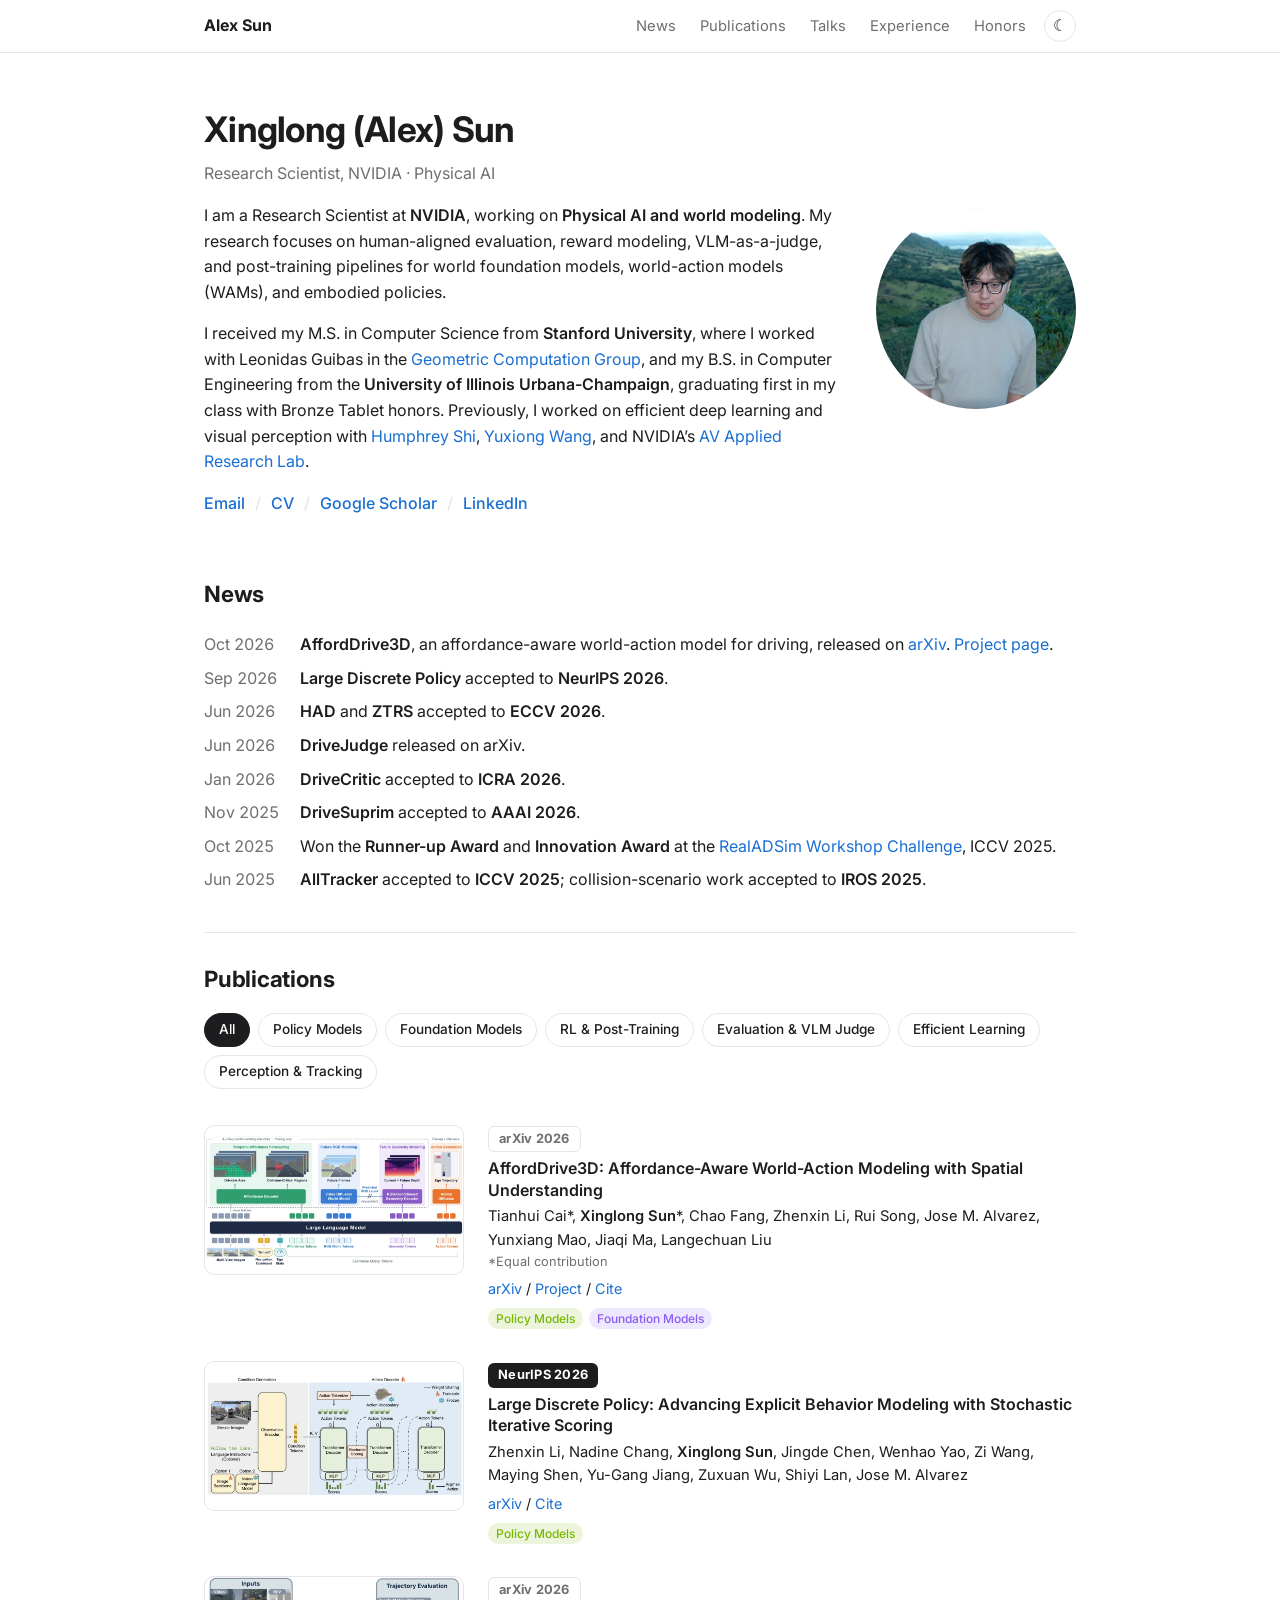
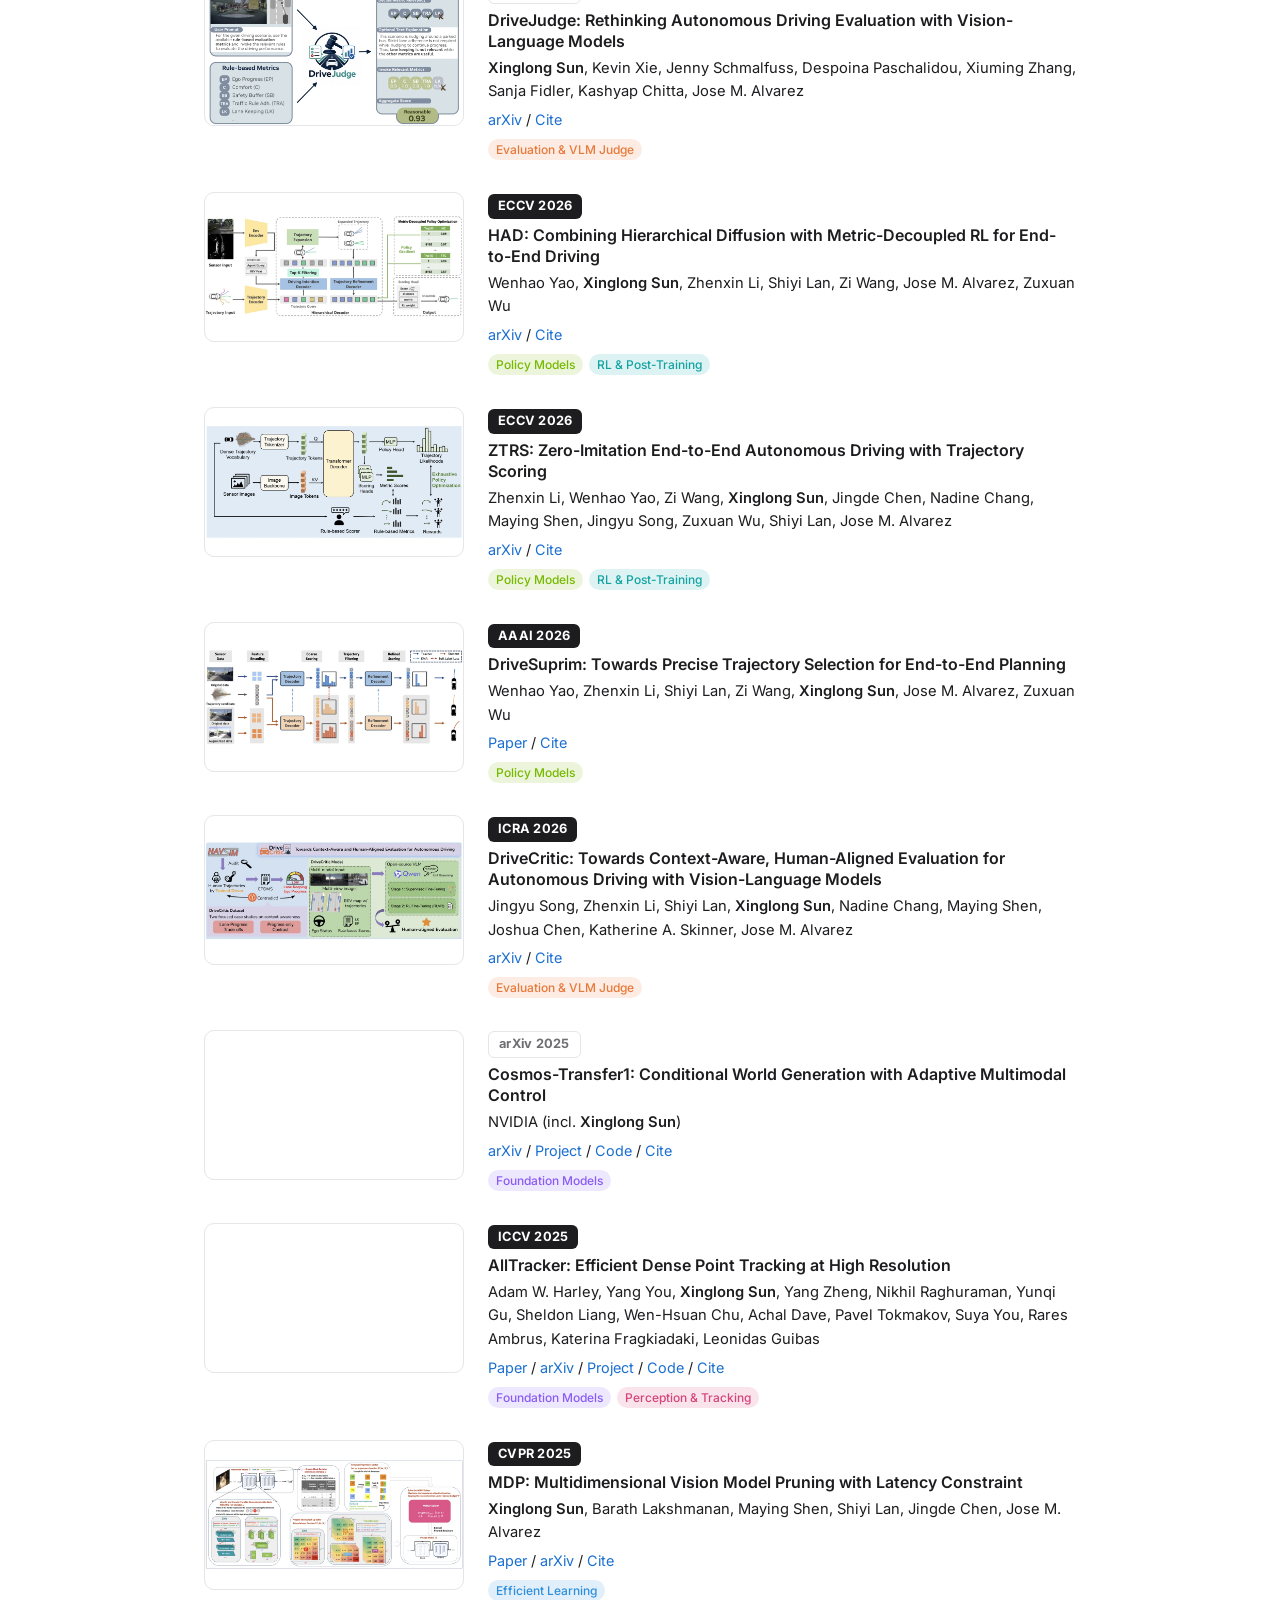
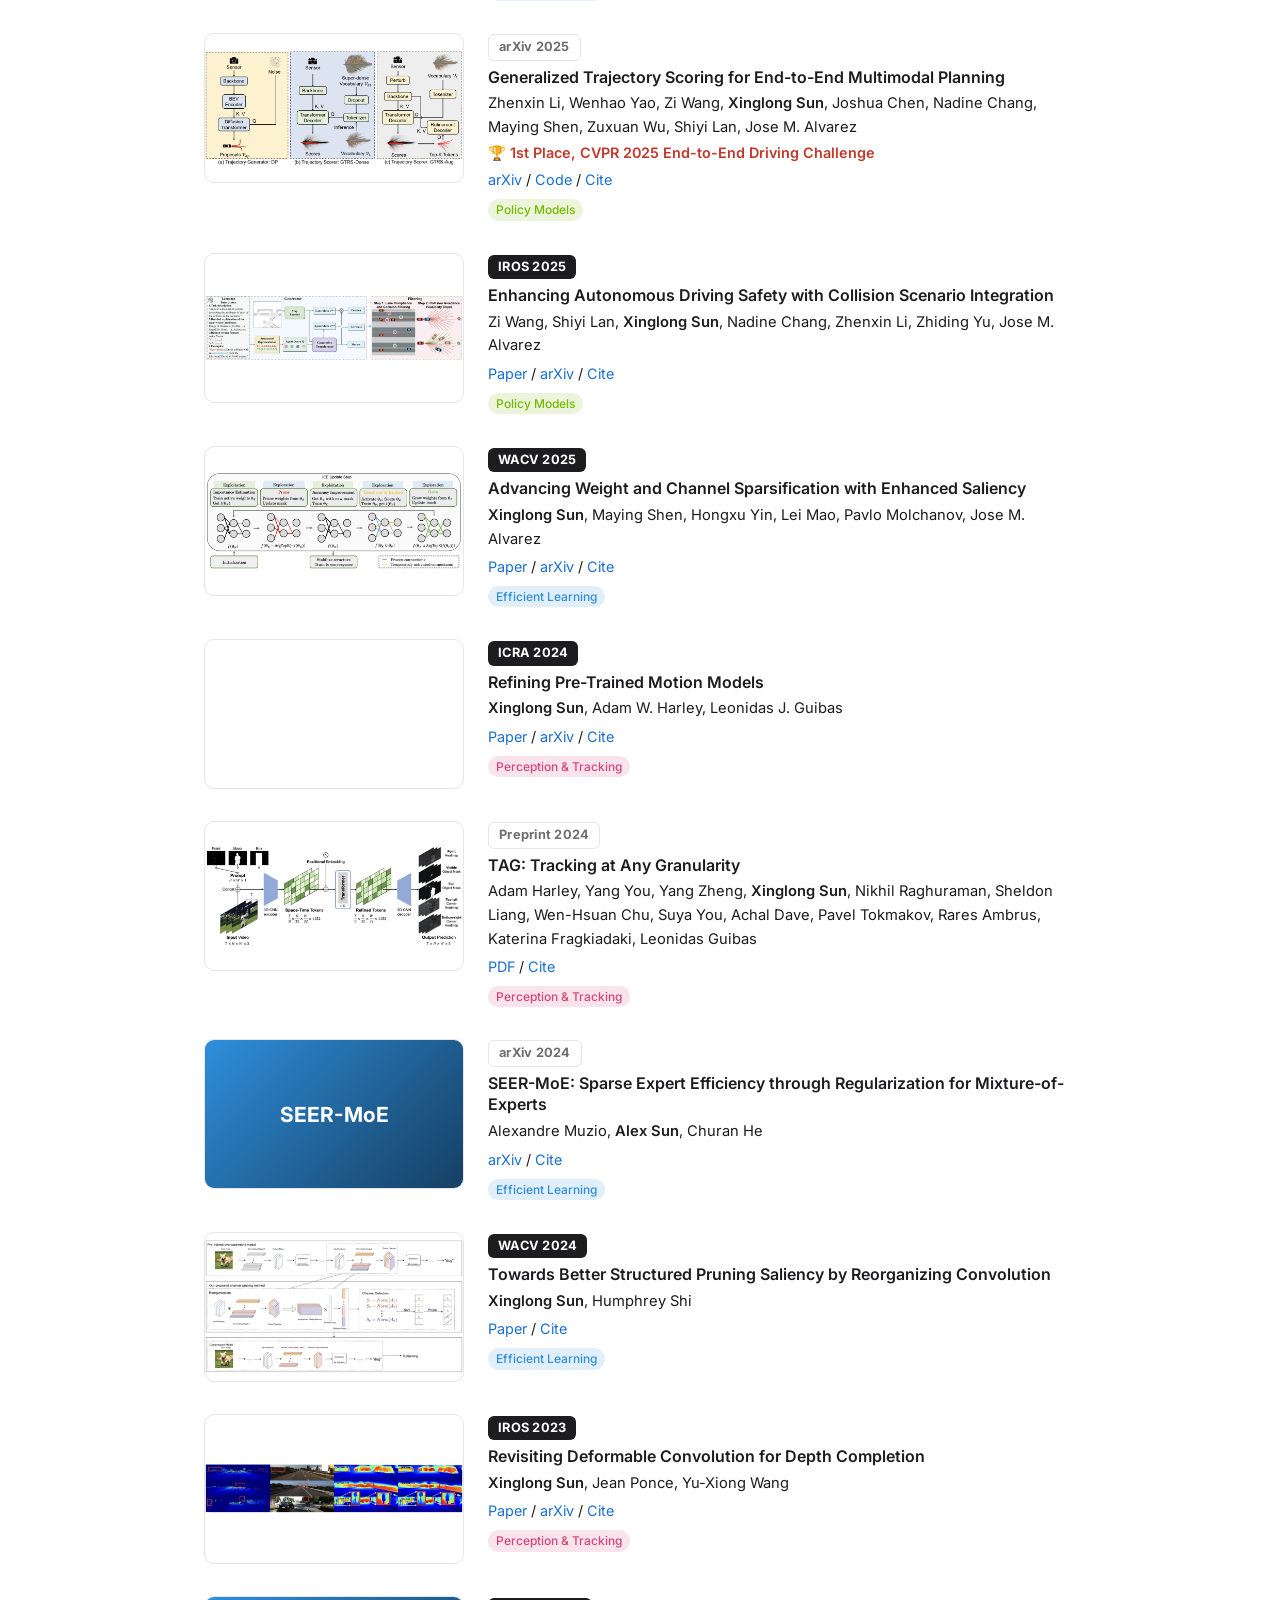
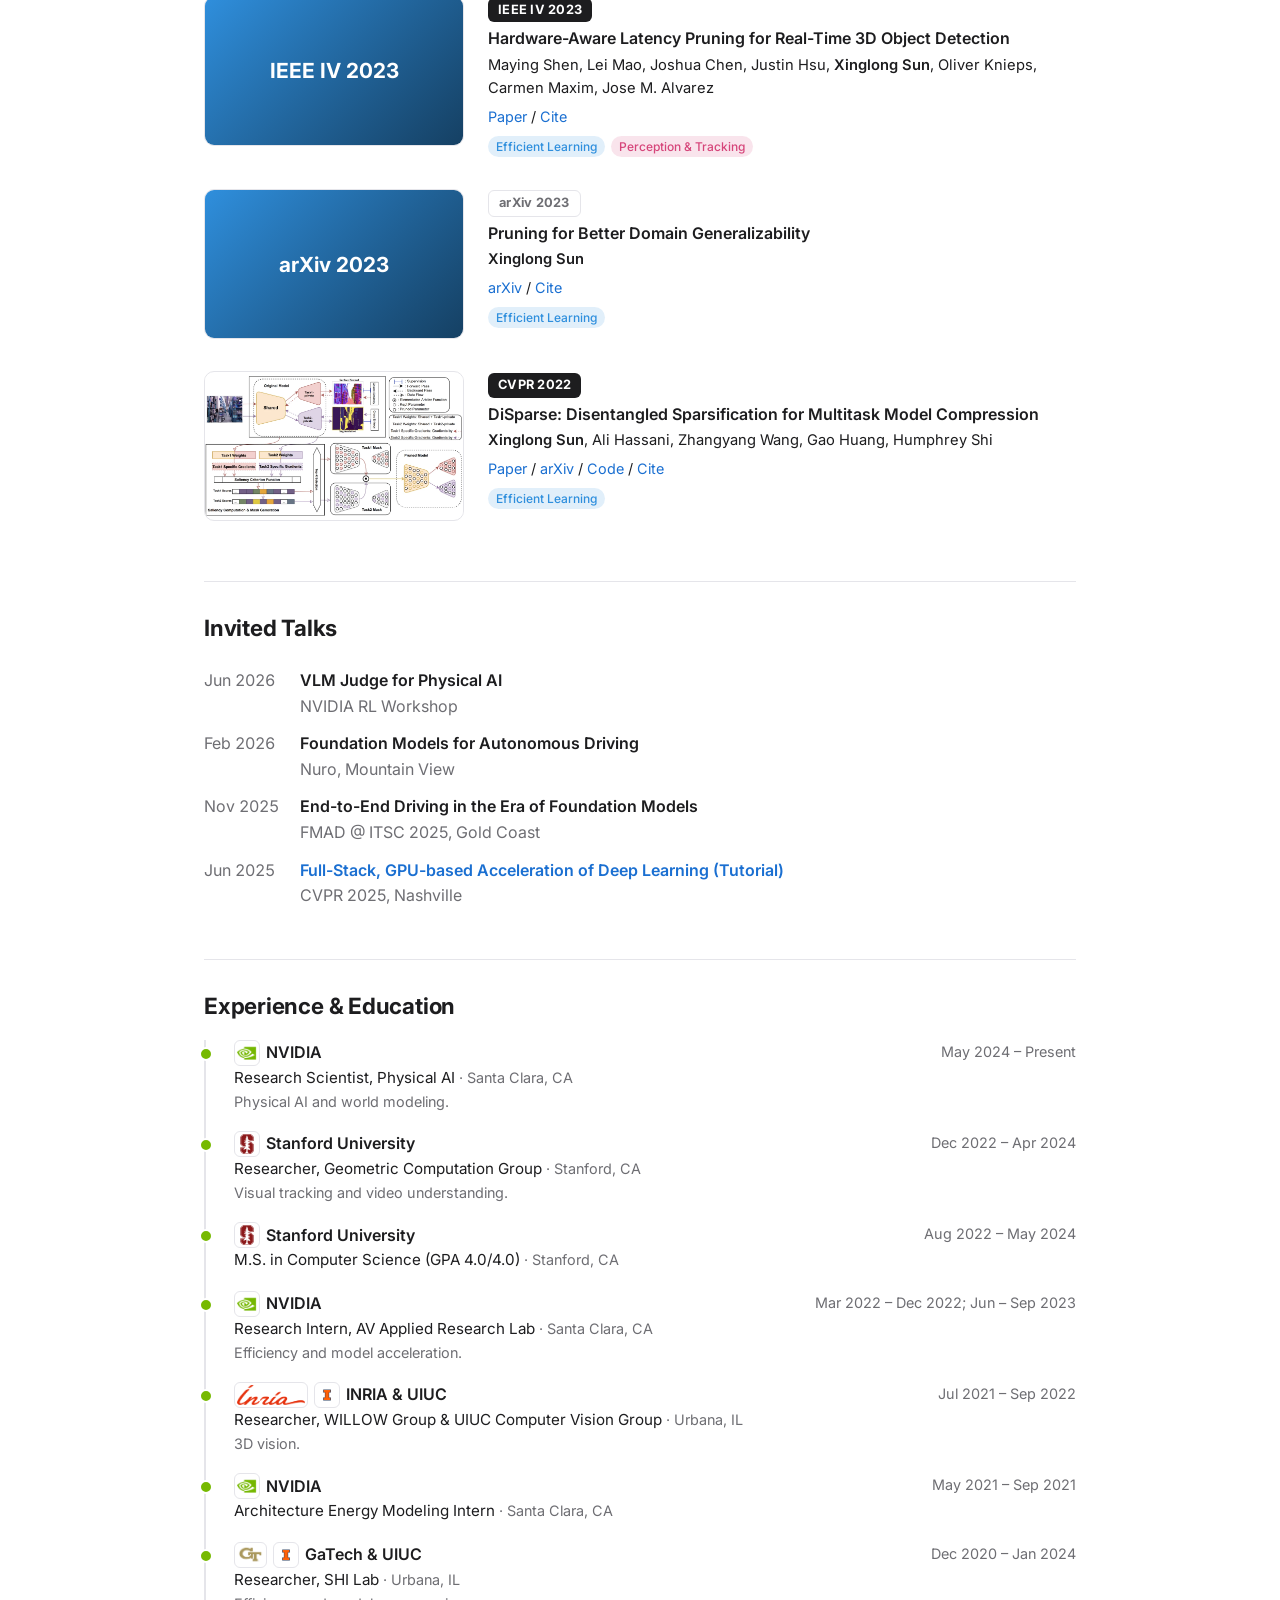
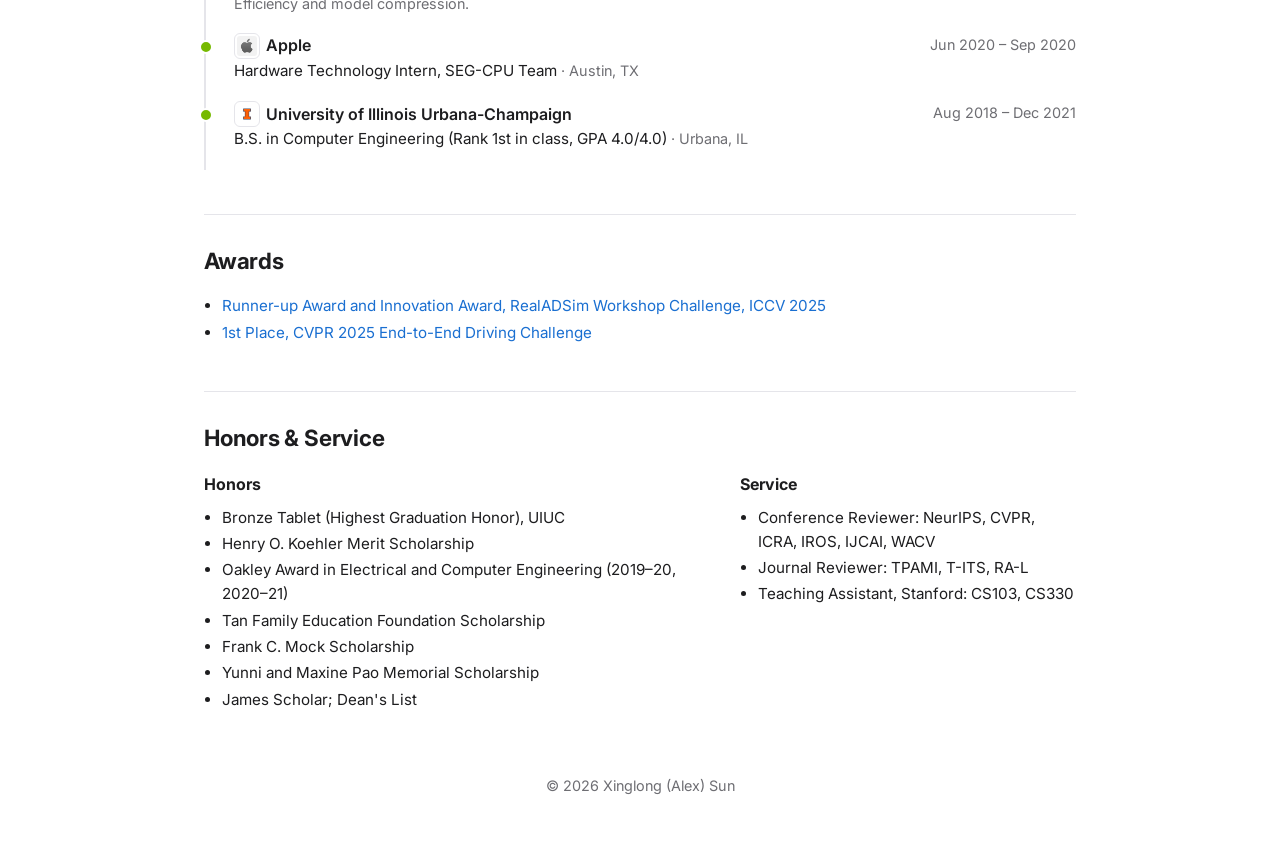
<file: index.html>
<!DOCTYPE html>
<html lang="en">
<head>
  <meta charset="UTF-8">
  <meta name="viewport" content="width=device-width, initial-scale=1.0">
  <title>Xinglong (Alex) Sun — Research Scientist at NVIDIA</title>
  <meta name="description" content="Xinglong (Alex) Sun is a Research Scientist at NVIDIA working on Physical AI and world modeling: human-aligned evaluation, reward modeling, VLM-as-a-judge, and post-training. Stanford M.S., UIUC B.S.">
  <link rel="canonical" href="https://www.xinglongsun.com/">
  <meta name="google-site-verification" content="Y0mC3JJ1Ih9r4LeJA6FS8z-ejfhLuhddXPPu7dQLKc0">
  <meta property="og:type" content="profile">
  <meta property="og:title" content="Xinglong (Alex) Sun — Research Scientist at NVIDIA">
  <meta property="og:description" content="Research on Physical AI and world modeling: evaluation, reward modeling, VLM judges, and post-training.">
  <meta property="og:url" content="https://www.xinglongsun.com/">
  <meta property="og:image" content="https://www.xinglongsun.com/assets/img/profile.jpg">
  <script type="application/ld+json">
  {
    "@context": "https://schema.org",
    "@type": "Person",
    "name": "Xinglong Sun",
    "alternateName": ["Alex Sun", "Xinglong (Alex) Sun"],
    "jobTitle": "Research Scientist",
    "worksFor": { "@type": "Organization", "name": "NVIDIA" },
    "alumniOf": [
      { "@type": "CollegeOrUniversity", "name": "Stanford University" },
      { "@type": "CollegeOrUniversity", "name": "University of Illinois Urbana-Champaign" }
    ],
    "url": "https://www.xinglongsun.com/",
    "image": "https://www.xinglongsun.com/assets/img/profile.jpg",
    "sameAs": [
      "https://scholar.google.com/citations?user=7_ziRTsAAAAJ",
      "https://www.linkedin.com/in/xinglong-sun-4584b2174"
    ]
  }
  </script>
  <link rel="preconnect" href="https://fonts.googleapis.com">
  <link rel="preconnect" href="https://fonts.gstatic.com" crossorigin>
  <link href="https://fonts.googleapis.com/css2?family=Inter:wght@400;500;600;700&display=swap" rel="stylesheet">
  <link rel="stylesheet" href="assets/css/style.css">
  <script>
    // Apply a saved theme before first paint to avoid a light/dark flash.
    try { const t = localStorage.getItem("theme"); if (t) document.documentElement.dataset.theme = t; } catch (e) {}
  </script>
</head>
<body>
  <nav class="nav">
    <div class="wrap nav-inner">
      <a href="#" class="brand">Alex Sun</a>
      <div class="nav-right">
        <div class="nav-links">
          <a href="#news">News</a>
          <a href="#publications">Publications</a>
          <a href="#talks">Talks</a>
          <a href="#experience">Experience</a>
          <a href="#honors">Honors</a>
        </div>
        <button id="theme-toggle" class="theme-toggle" aria-label="Toggle dark mode"></button>
      </div>
    </div>
  </nav>

  <main class="wrap">
    <header class="intro">
      <div class="intro-text">
        <h1 id="name">Xinglong (Alex) Sun</h1>
        <div id="title" class="subtitle"></div>
        <div id="bio"></div>
        <div id="links" class="links"></div>
      </div>
      <img id="photo" class="photo">
    </header>

    <section id="news">
      <h2>News</h2>
      <ul id="news-list" class="news"></ul>
    </section>

    <section id="publications">
      <h2>Publications</h2>
      <div id="filters" class="filters"></div>
      <div id="pub-list"></div>
    </section>

    <section id="talks">
      <h2>Invited Talks</h2>
      <ul id="talks-list" class="news talks"></ul>
    </section>

    <section id="experience">
      <h2>Experience &amp; Education</h2>
      <ul id="exp-list" class="timeline"></ul>
    </section>

    <section id="awards">
      <h2>Awards</h2>
      <ul id="awards-list" class="plain"></ul>
    </section>

    <section id="honors">
      <h2>Honors &amp; Service</h2>
      <div class="two-col">
        <div><h3>Honors</h3><ul id="honors-list" class="plain"></ul></div>
        <div><h3>Service</h3><ul id="service-list" class="plain"></ul></div>
      </div>
    </section>
  </main>

  <footer class="wrap footer muted small">© <span id="year"></span> Xinglong (Alex) Sun</footer>

  <script src="assets/js/data.js"></script>
  <script src="assets/js/main.js"></script>
</body>
</html>
</file>
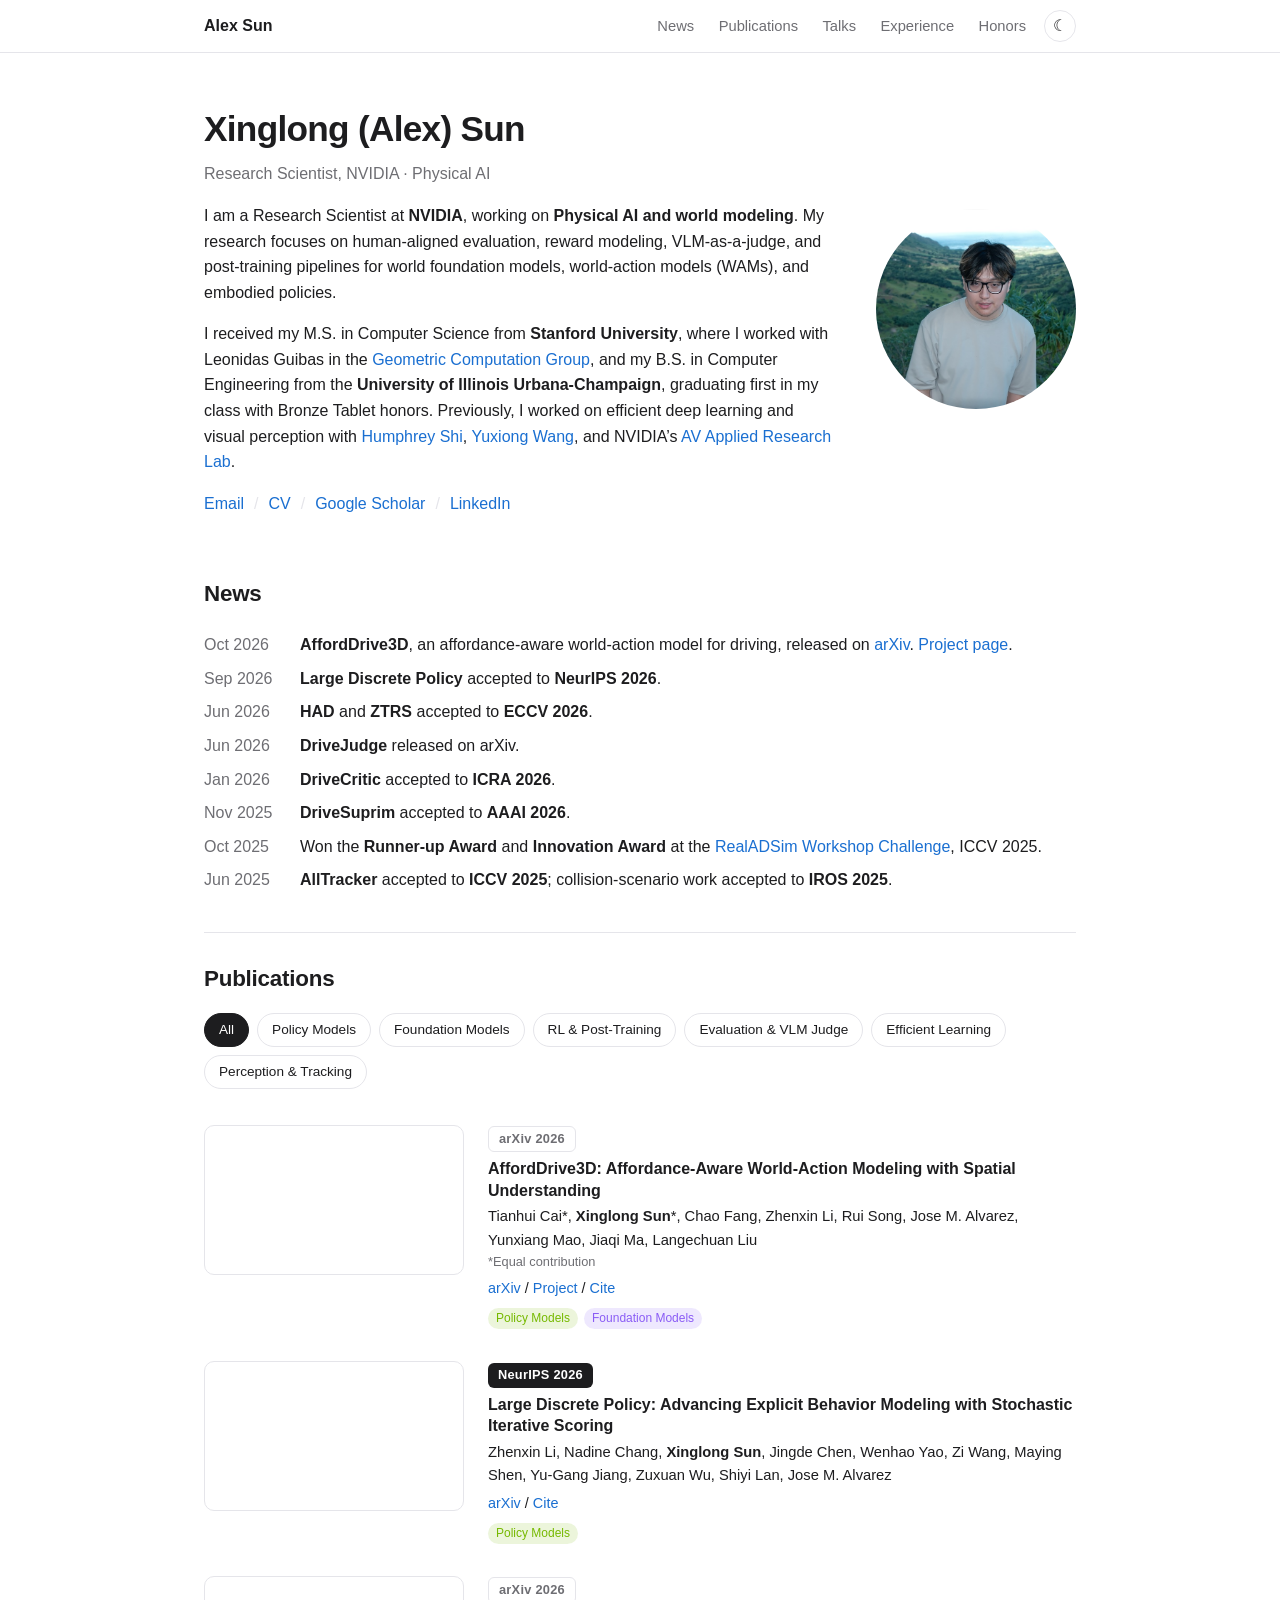
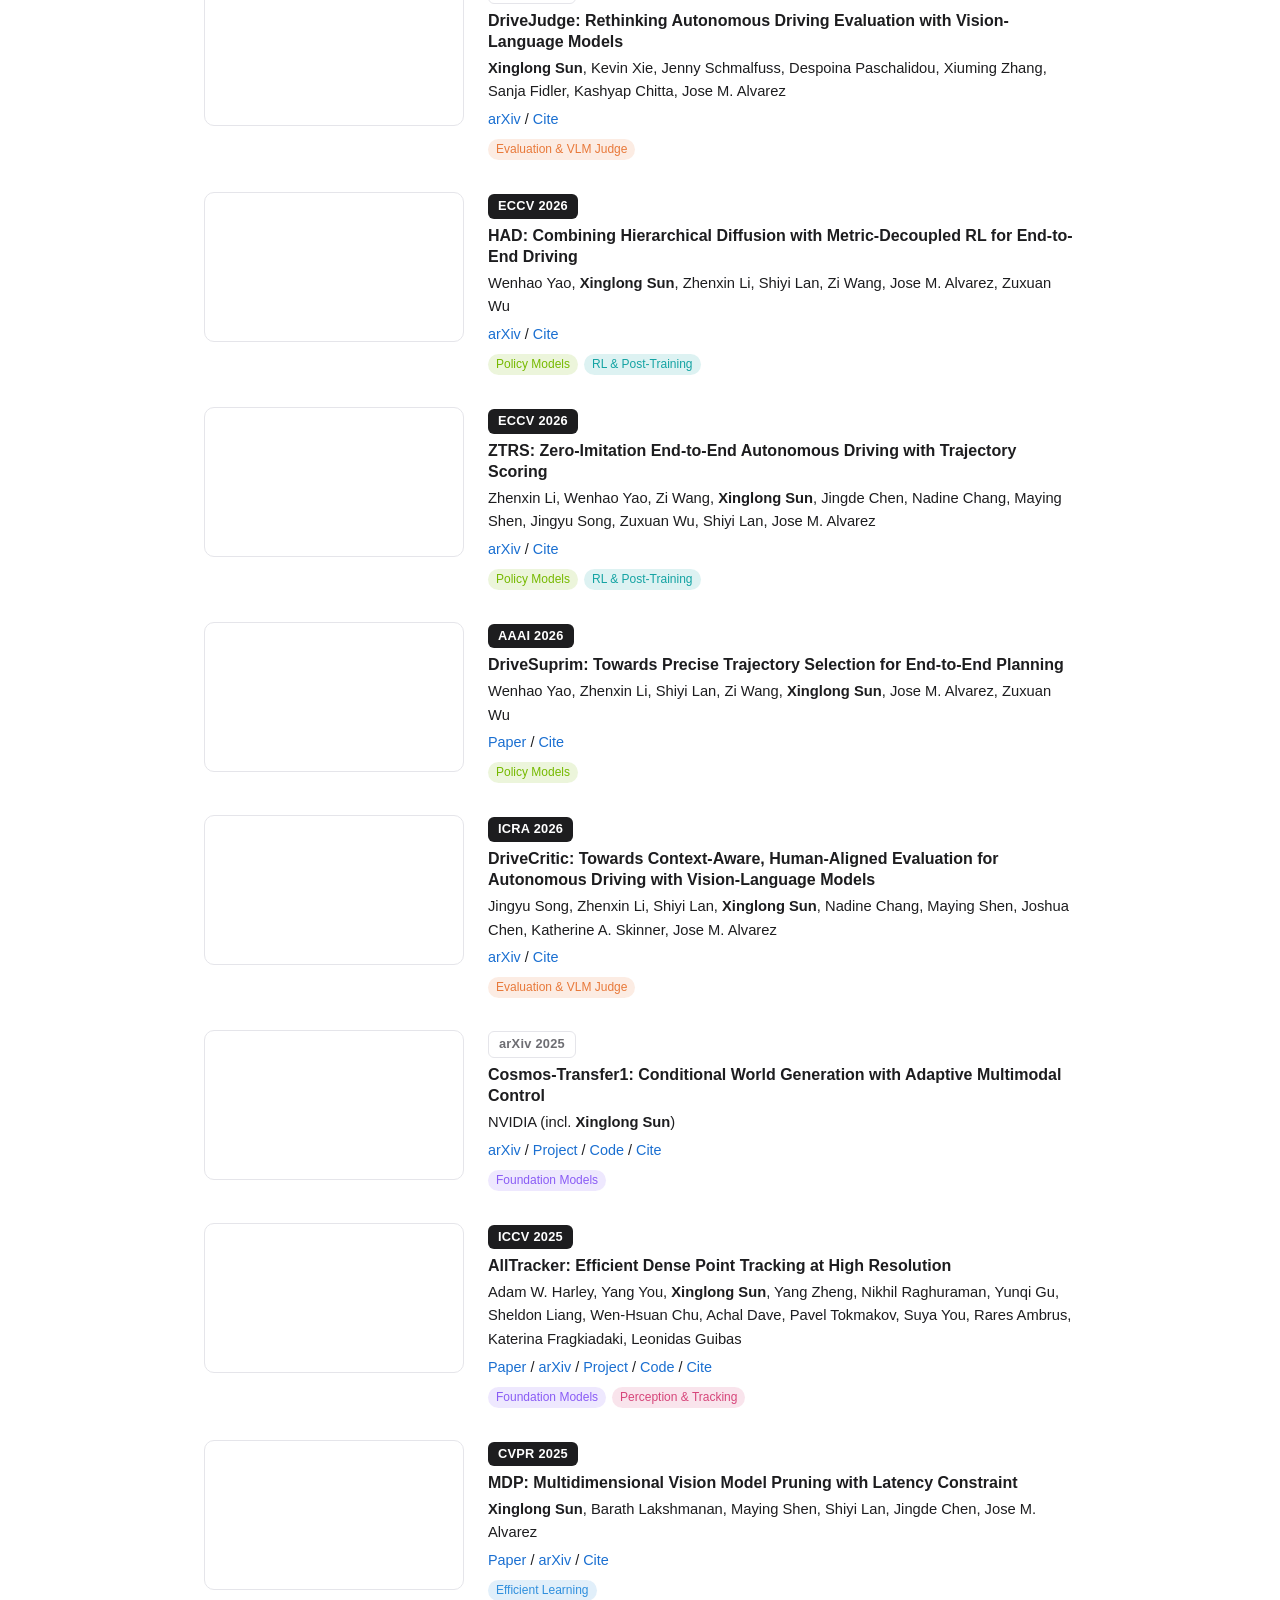
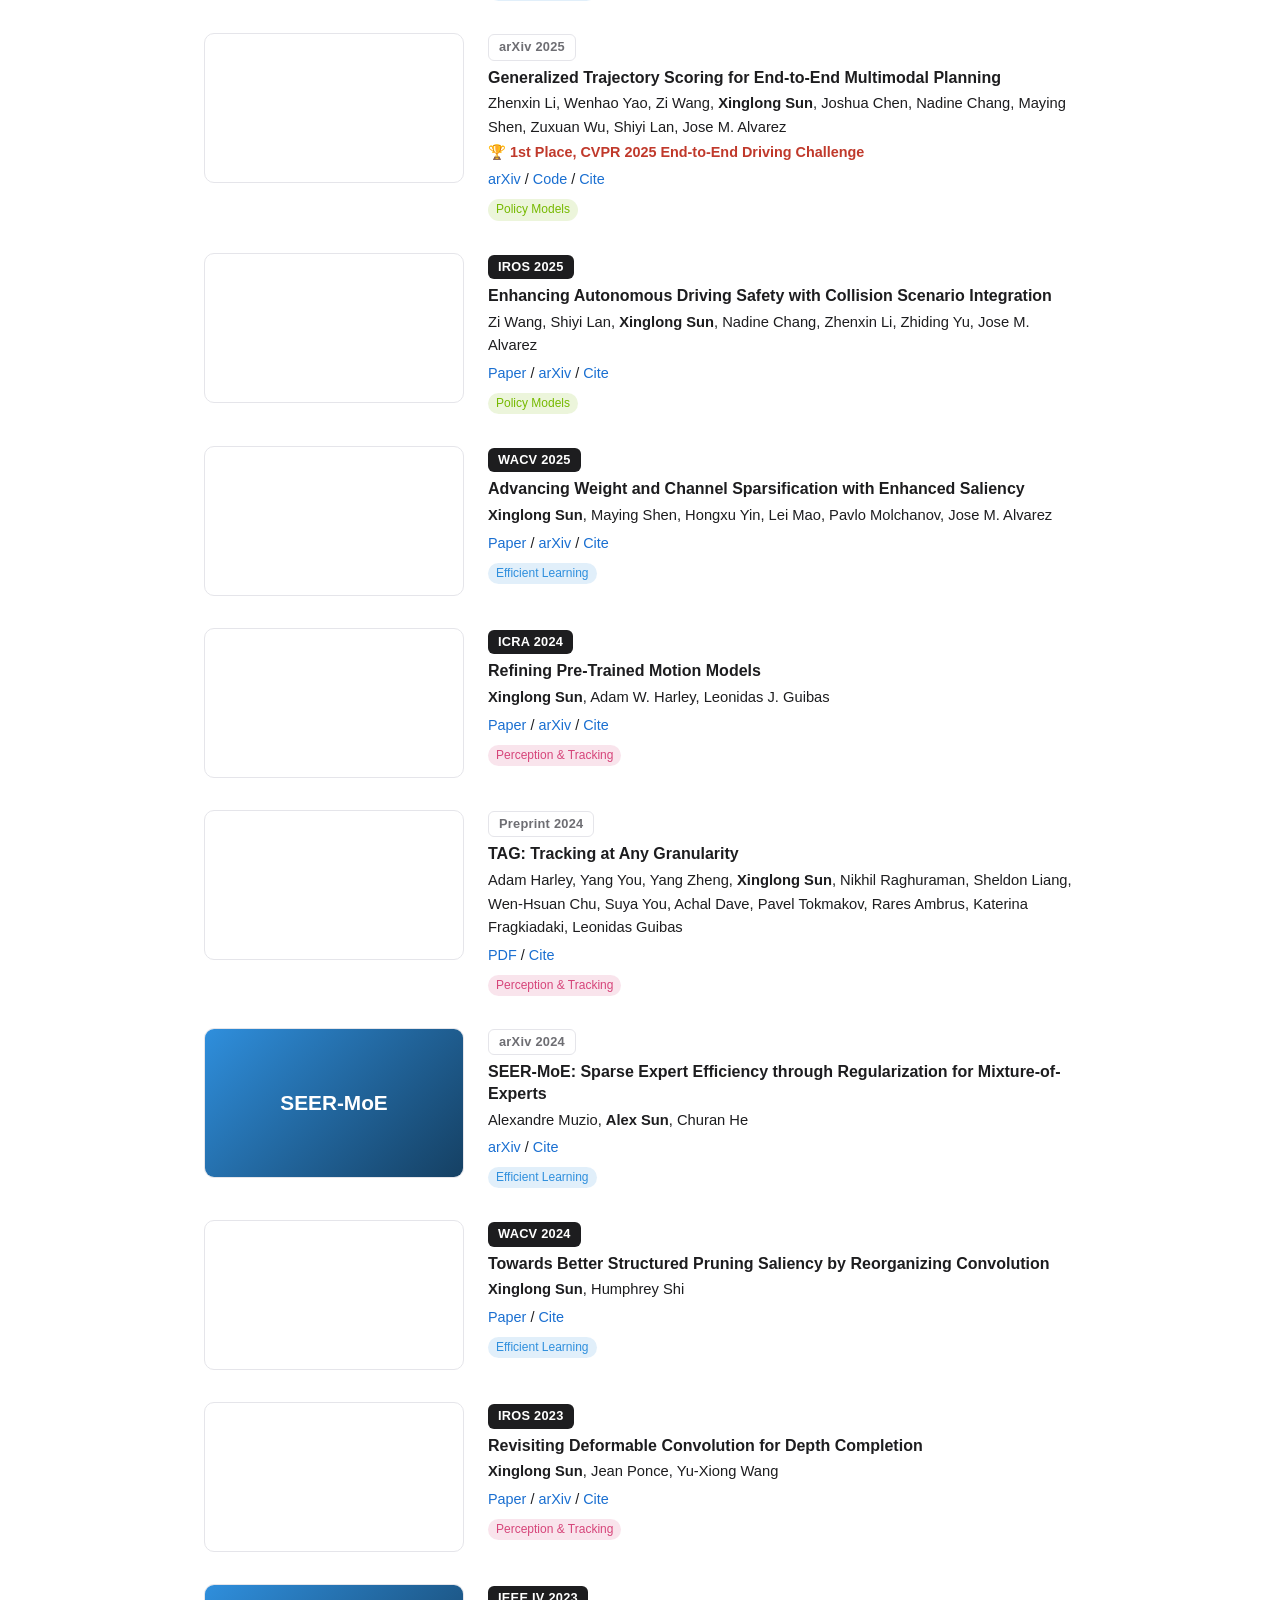
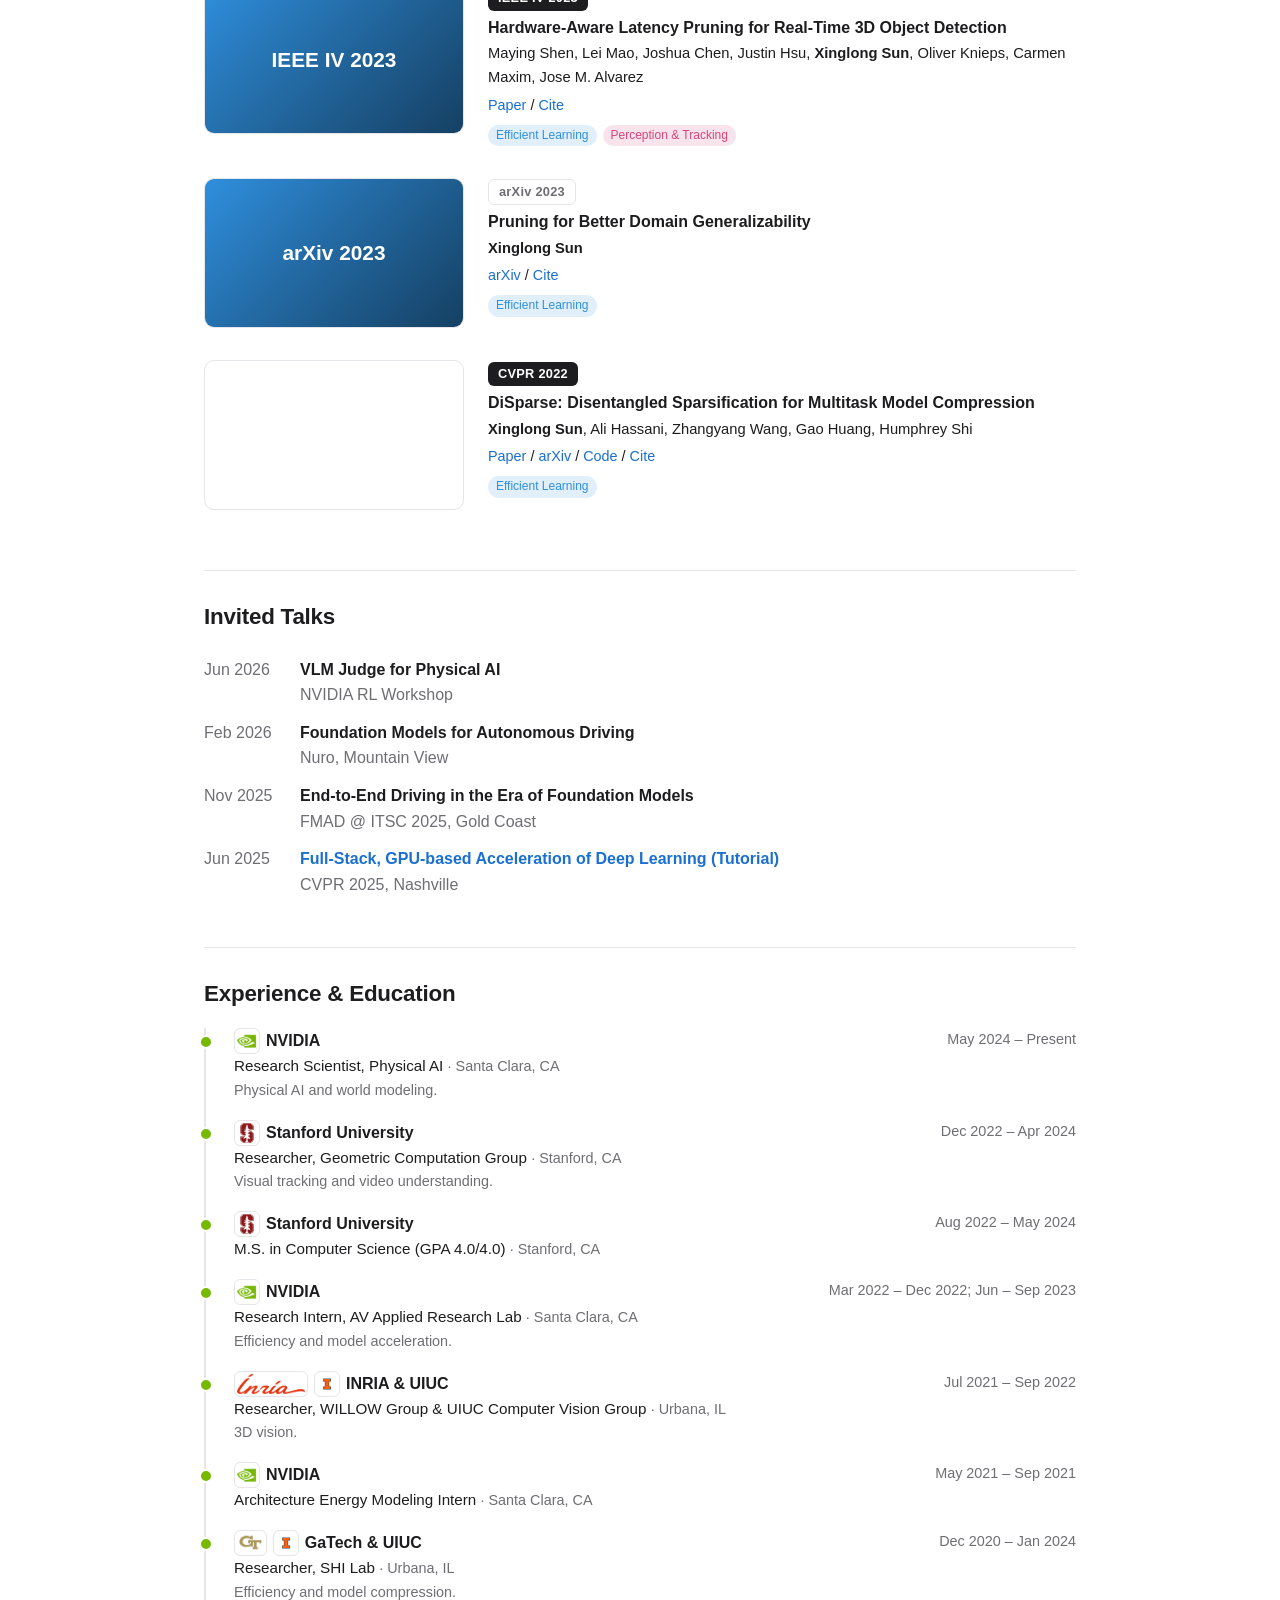
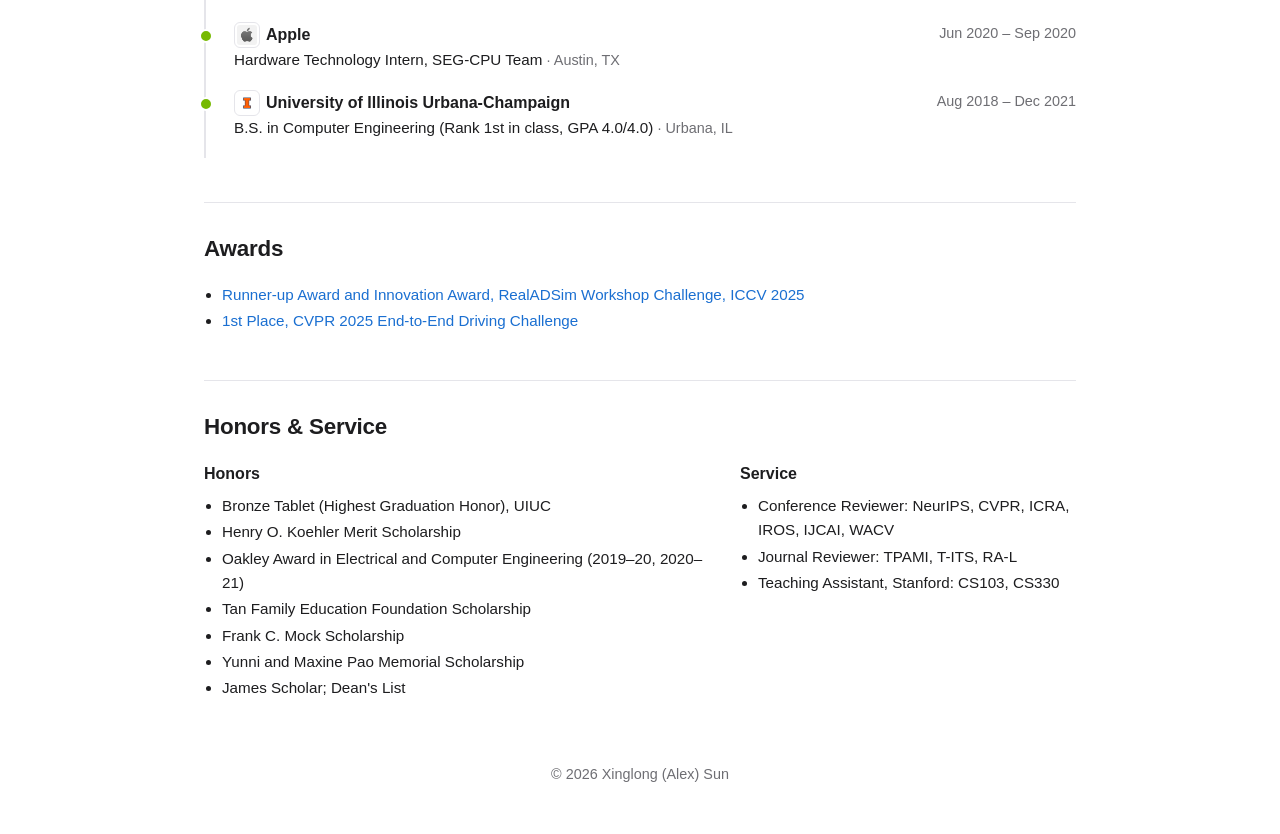
<file: contact/index.html>
<!DOCTYPE html>
<html lang="en">
<head>
  <meta charset="UTF-8">
  <title>Xinglong (Alex) Sun</title>
  <link rel="canonical" href="https://www.xinglongsun.com/">
  <meta http-equiv="refresh" content="0; url=../">
</head>
<body><a href="../">Continue to Xinglong (Alex) Sun's website</a></body>
</html>
</file>
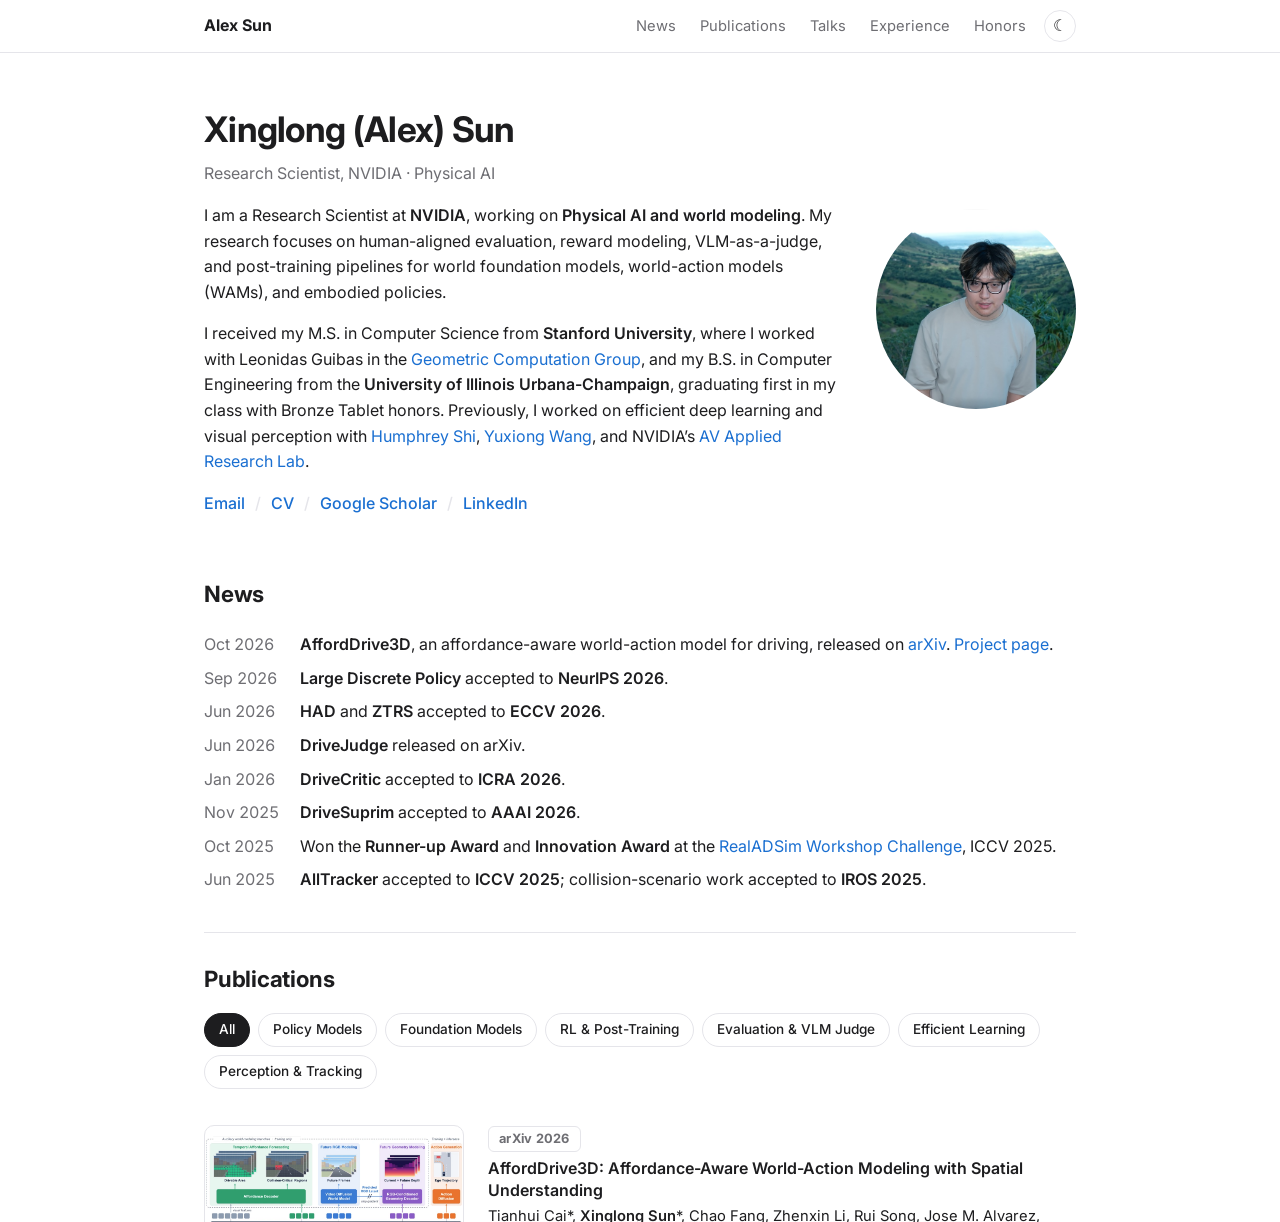
<file: news/index.html>
<!DOCTYPE html>
<html lang="en">
<head>
  <meta charset="UTF-8">
  <title>Xinglong (Alex) Sun</title>
  <link rel="canonical" href="https://www.xinglongsun.com/">
  <meta http-equiv="refresh" content="0; url=../#news">
</head>
<body><a href="../#news">Continue to Xinglong (Alex) Sun's website</a></body>
</html>
</file>
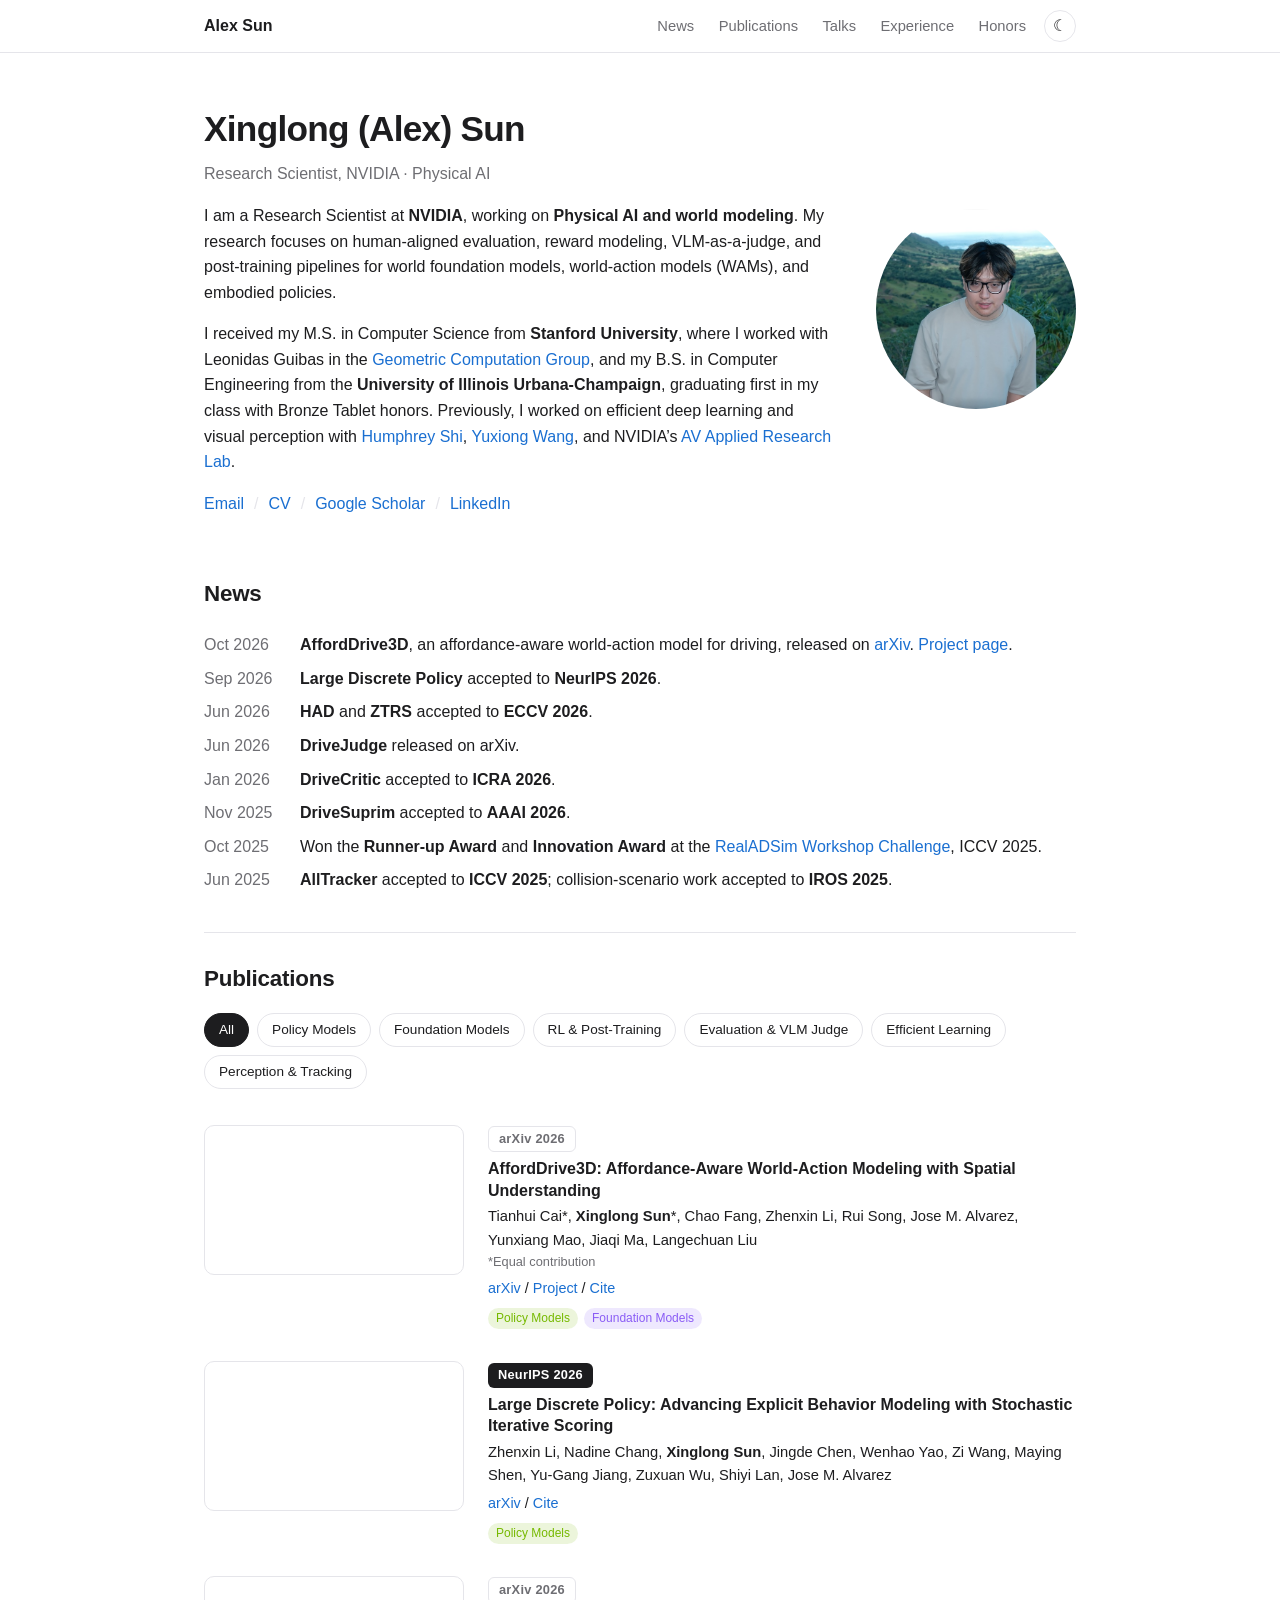
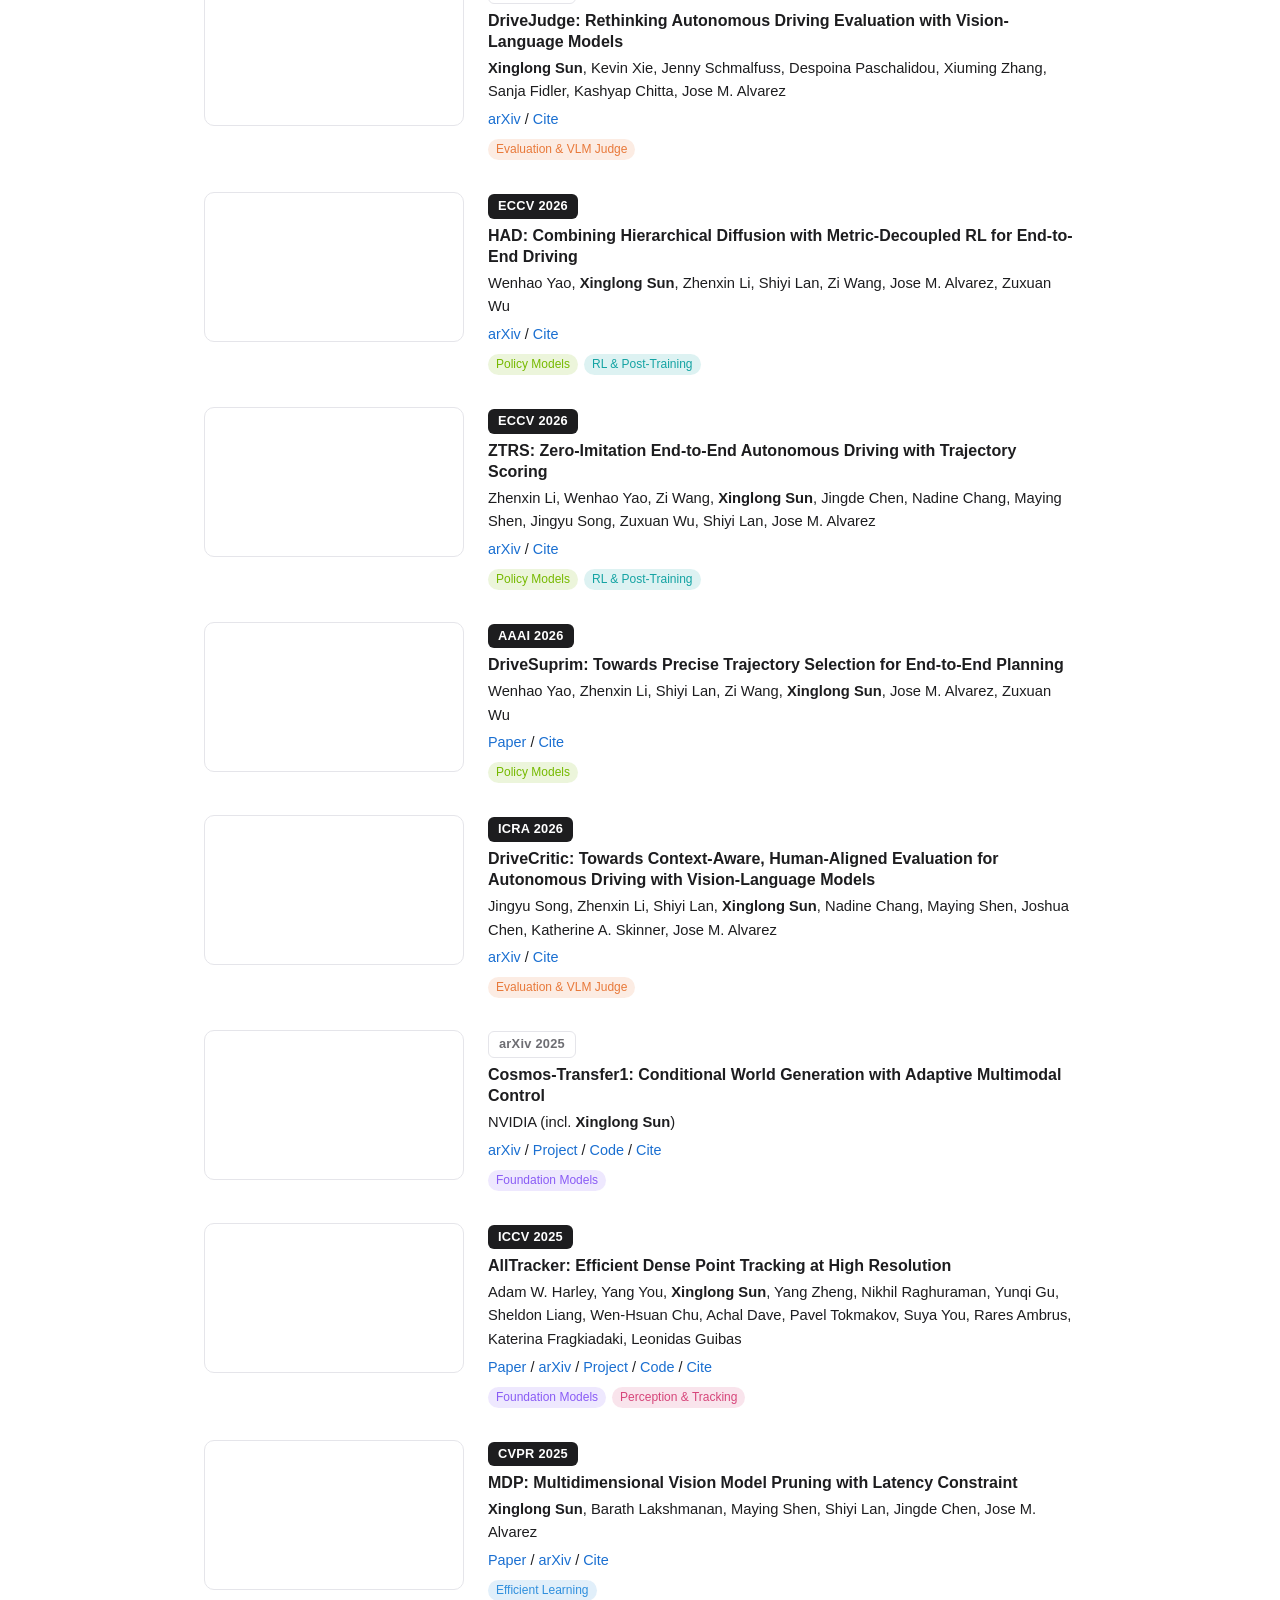
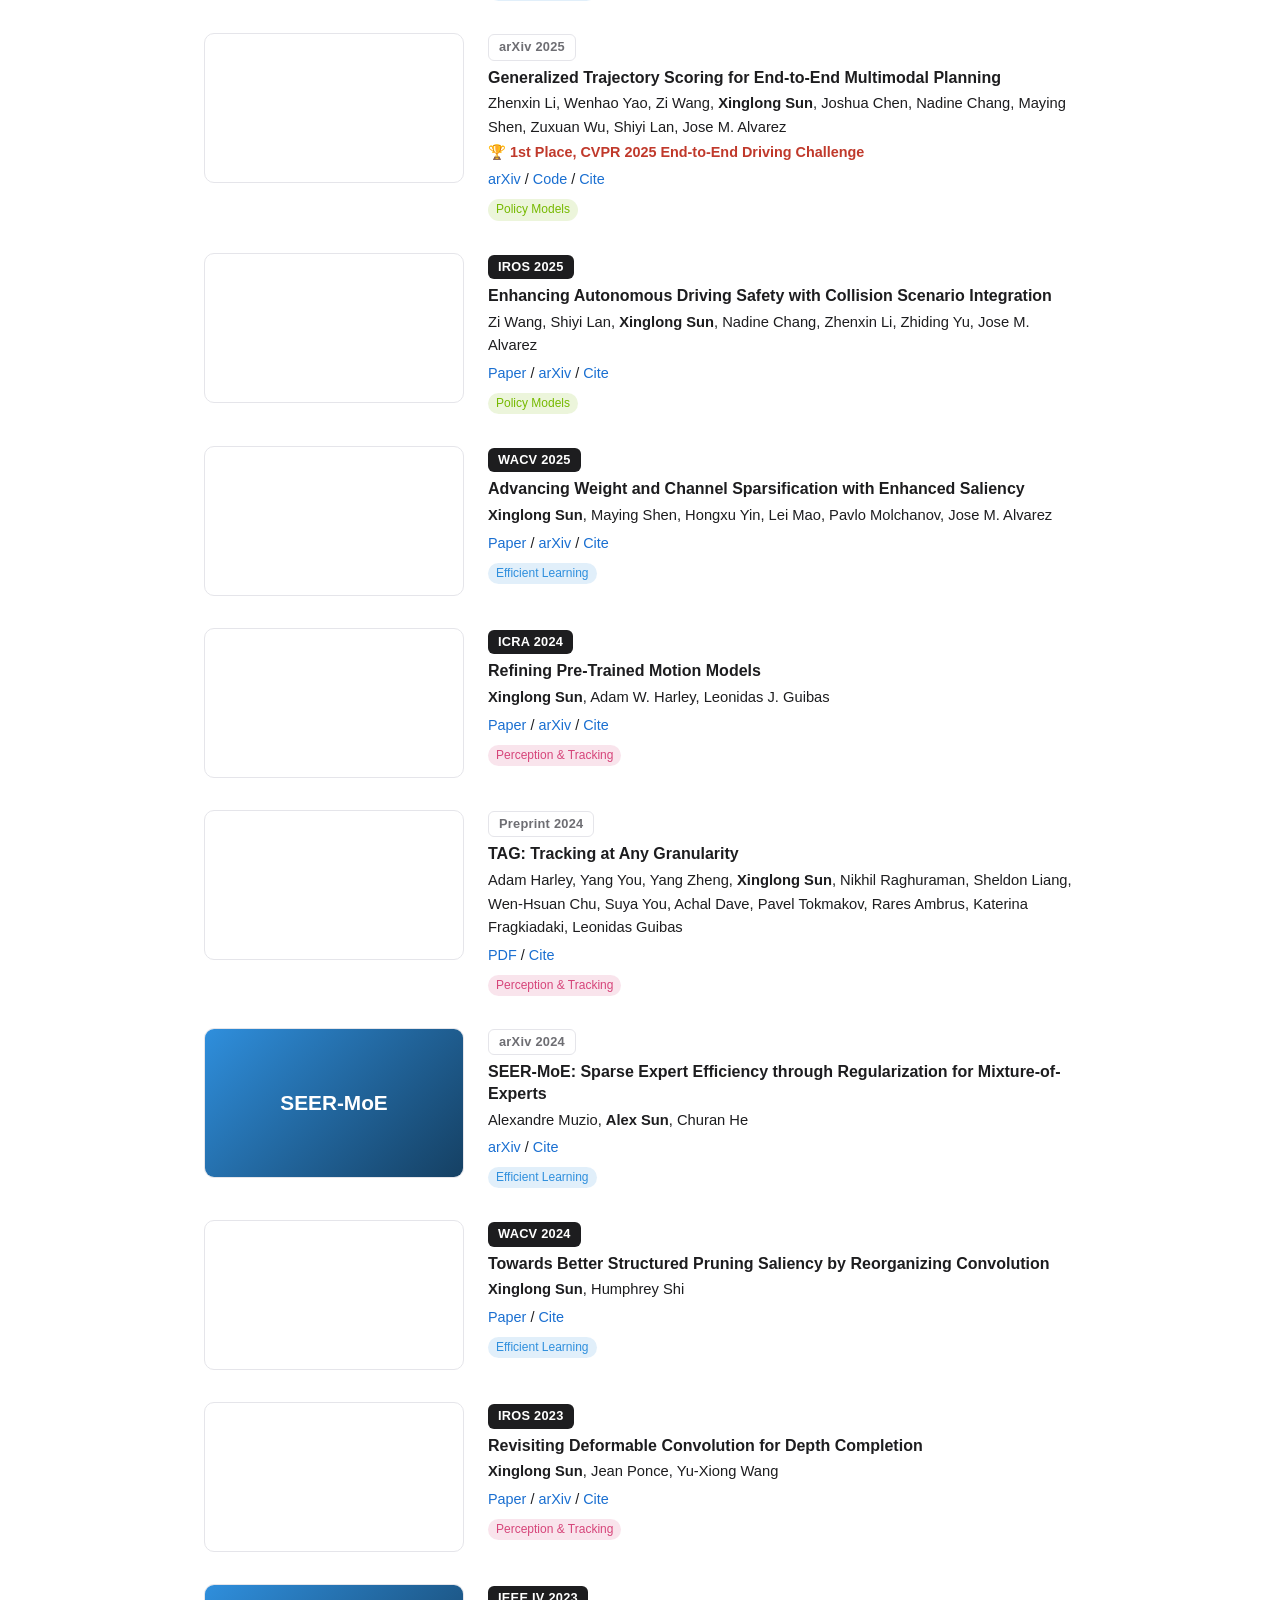
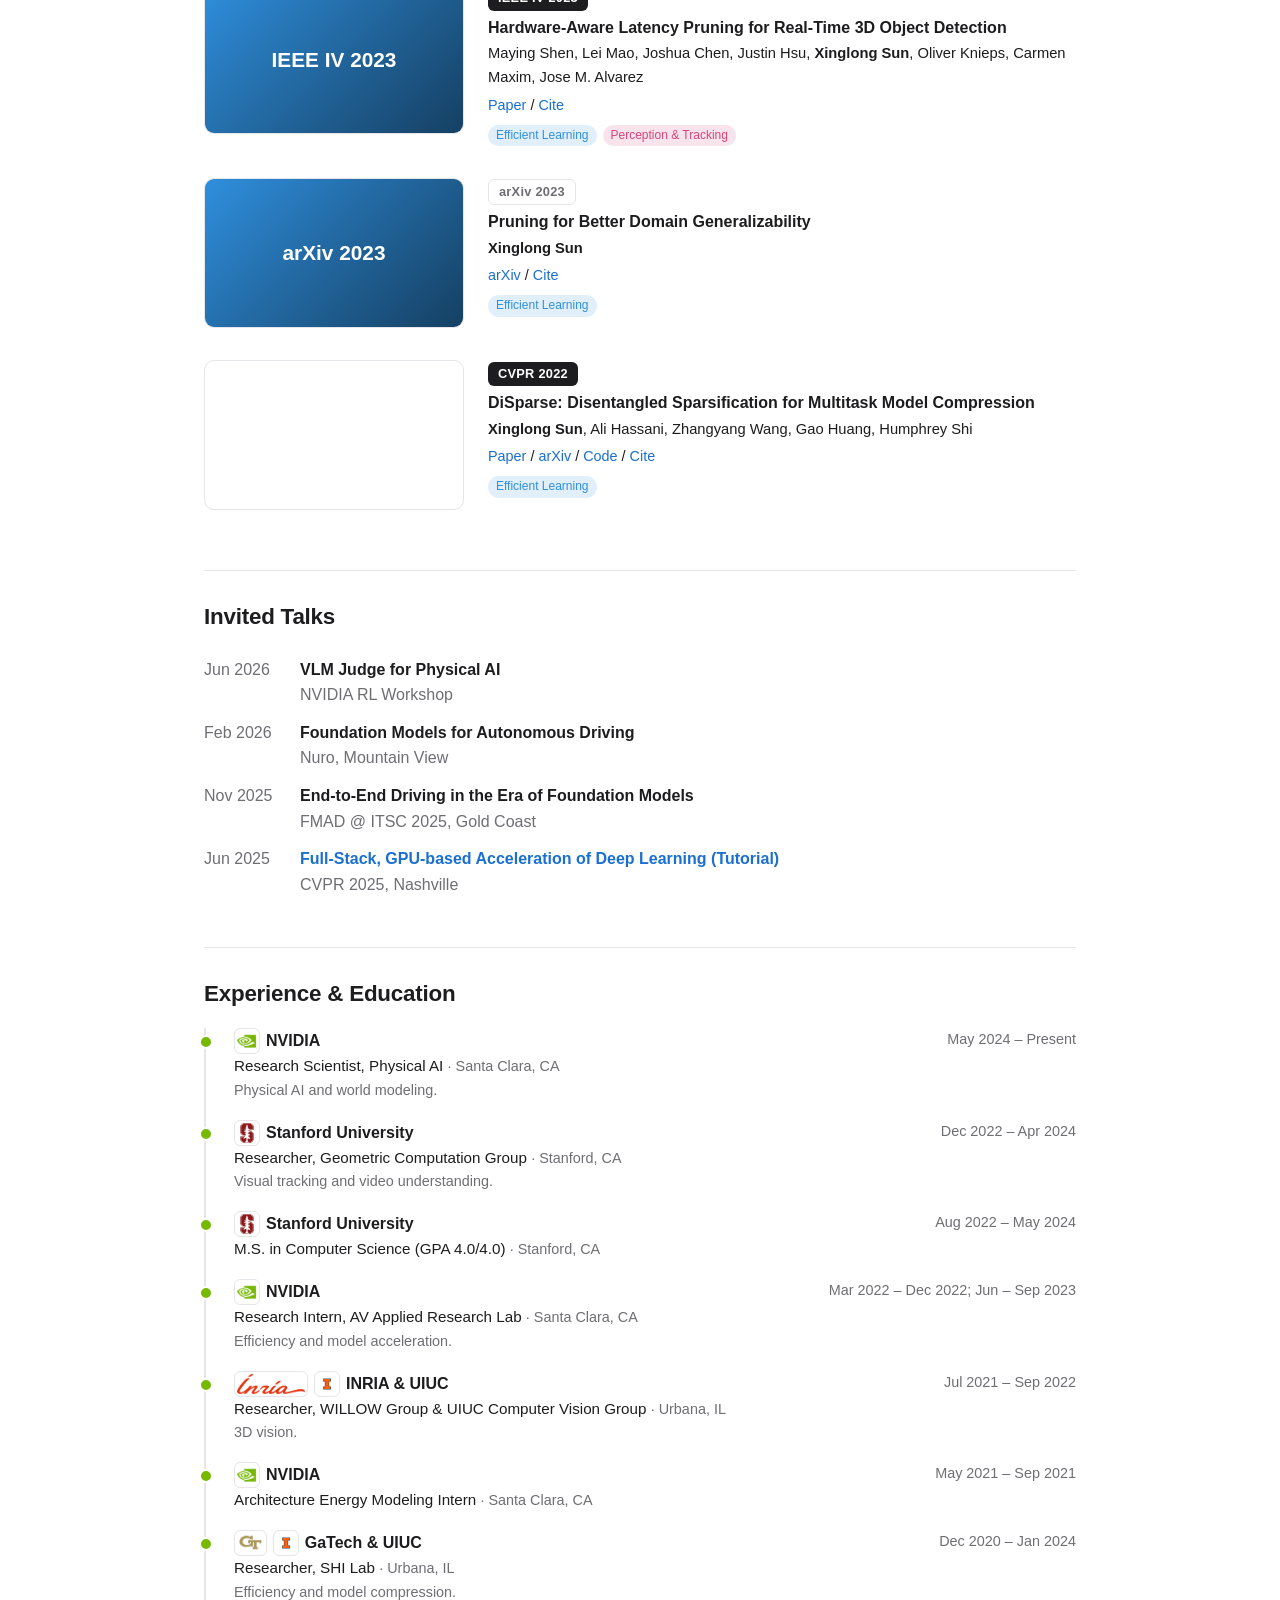
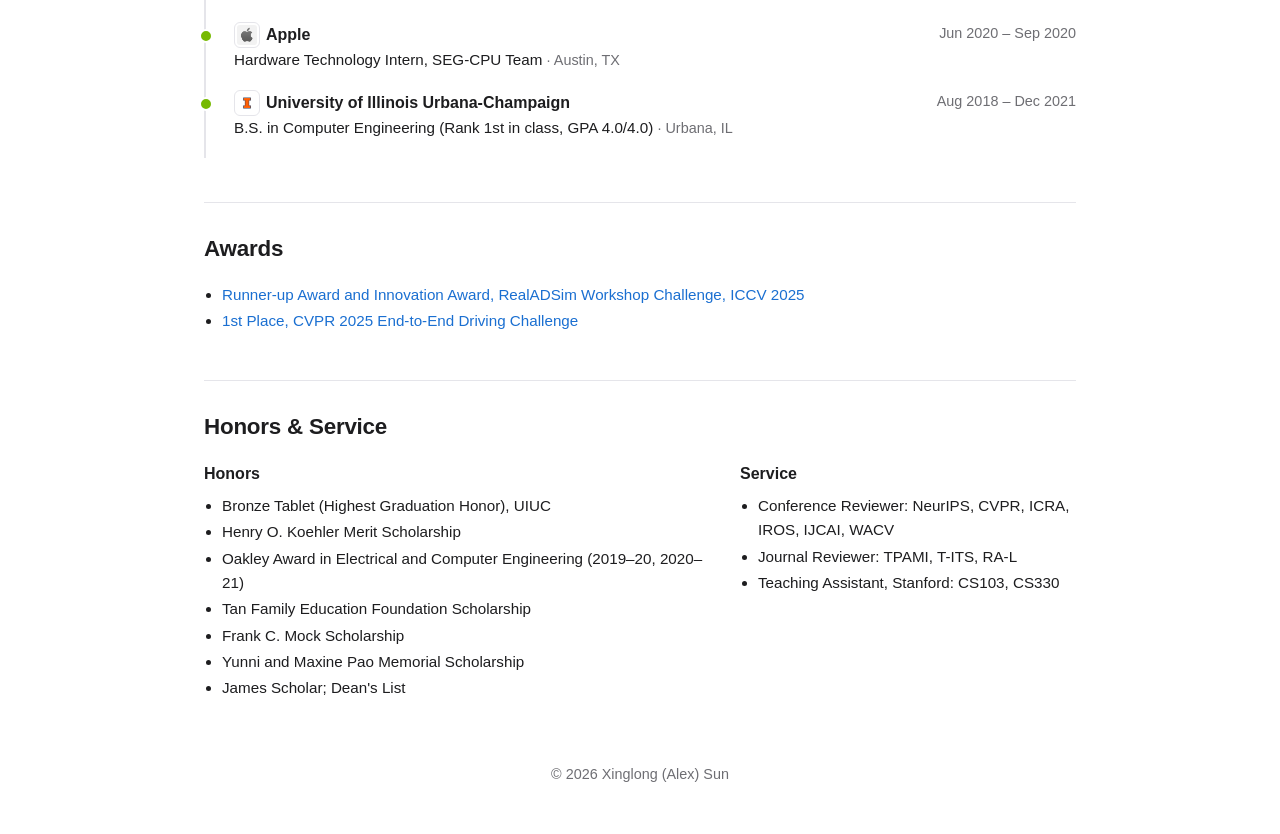
<file: research/index.html>
<!DOCTYPE html>
<html lang="en">
<head>
  <meta charset="UTF-8">
  <title>Xinglong (Alex) Sun</title>
  <link rel="canonical" href="https://www.xinglongsun.com/">
  <meta http-equiv="refresh" content="0; url=../#publications">
</head>
<body><a href="../#publications">Continue to Xinglong (Alex) Sun's website</a></body>
</html>
</file>
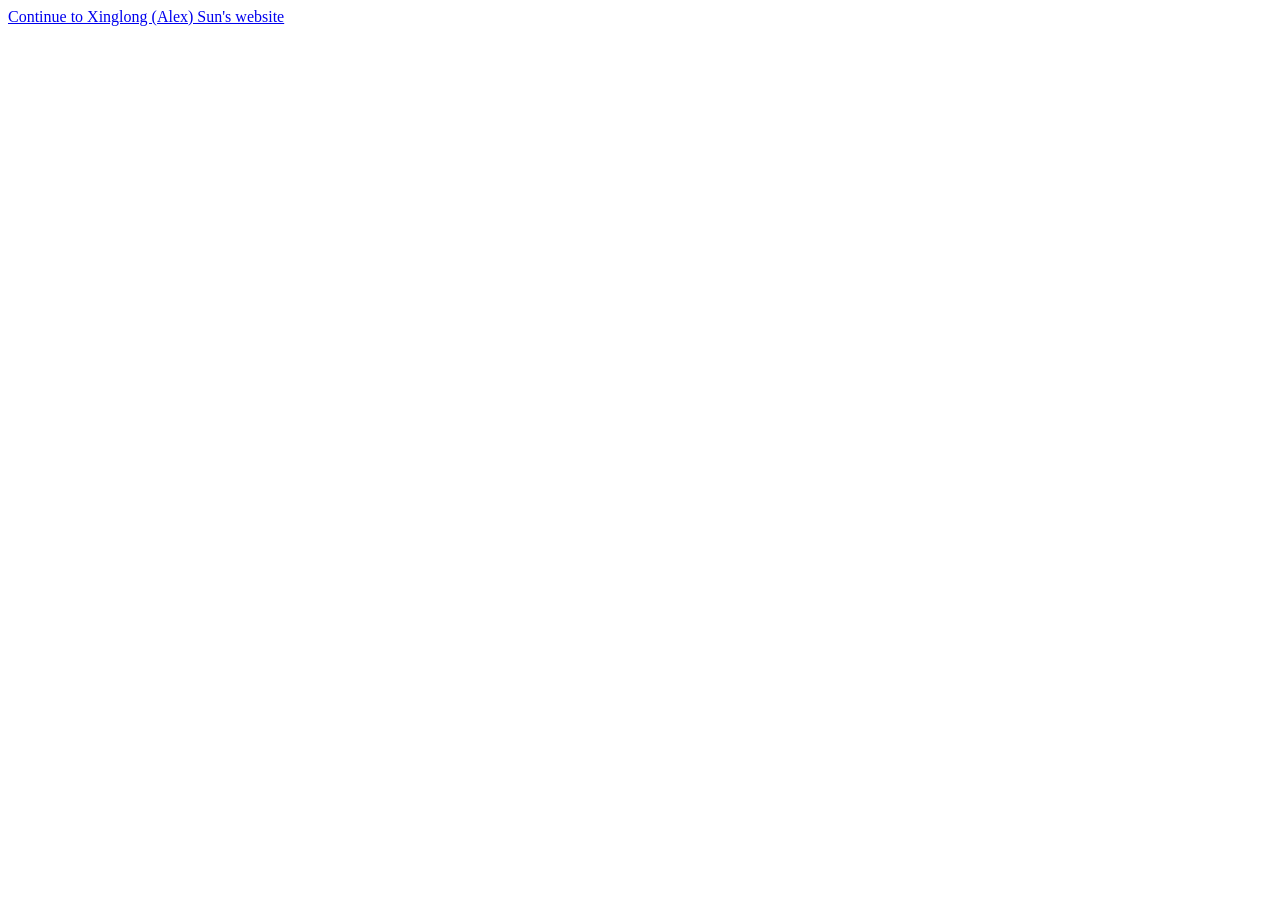
<file: resume/index.html>
<!DOCTYPE html>
<html lang="en">
<head>
  <meta charset="UTF-8">
  <title>Xinglong (Alex) Sun</title>
  <link rel="canonical" href="https://www.xinglongsun.com/assets/Xinglong_Sun_CV.pdf">
  <meta http-equiv="refresh" content="0; url=../assets/Xinglong_Sun_CV.pdf">
</head>
<body><a href="../assets/Xinglong_Sun_CV.pdf">Continue to Xinglong (Alex) Sun's website</a></body>
</html>
</file>
<file: assets/css/style.css>
:root {
  --bg: #ffffff;
  --fg: #1d1d1f;
  --muted: #6e6e73;
  --line: #e5e5ea;
  --card: #f7f7f9;
  --accent: #76b900; /* NVIDIA green */
  --link: #1a6fd1;
}
/* Dark theme: follows the system setting unless the visitor picks one with the toggle. */
@media (prefers-color-scheme: dark) {
  :root:not([data-theme="light"]) {
    --bg: #111113;
    --fg: #ececf0;
    --muted: #9a9aa2;
    --line: #2a2a2f;
    --card: #1a1a1e;
    --link: #6cb2ff;
  }
}
:root[data-theme="dark"] {
  --bg: #111113;
  --fg: #ececf0;
  --muted: #9a9aa2;
  --line: #2a2a2f;
  --card: #1a1a1e;
  --link: #6cb2ff;
}

* { box-sizing: border-box; }
html { scroll-behavior: smooth; scroll-padding-top: 64px; }
body {
  margin: 0;
  font-family: Inter, -apple-system, BlinkMacSystemFont, "Segoe UI", Roboto, sans-serif;
  font-size: 16px;
  line-height: 1.6;
  color: var(--fg);
  background: var(--bg);
}
a { color: var(--link); text-decoration: none; }
a:hover { text-decoration: underline; }
b { font-weight: 600; }

.wrap { max-width: 920px; margin: 0 auto; padding: 0 24px; }
.muted { color: var(--muted); }
.small { font-size: 0.9rem; }

/* Nav */
.nav {
  position: sticky; top: 0; z-index: 10;
  background: color-mix(in srgb, var(--bg) 85%, transparent);
  backdrop-filter: blur(8px);
  border-bottom: 1px solid var(--line);
}
.nav-inner { display: flex; justify-content: space-between; align-items: center; height: 52px; }
.brand { font-weight: 700; color: var(--fg); }
.nav-links a { color: var(--muted); margin-left: 20px; font-size: 0.92rem; }
.nav-links a:hover { color: var(--fg); text-decoration: none; }
.nav-right { display: flex; align-items: center; }
.theme-toggle {
  margin-left: 18px; width: 32px; height: 32px; border-radius: 50%;
  border: 1px solid var(--line); background: transparent; color: var(--fg);
  font-size: 1rem; line-height: 1; cursor: pointer;
}
.theme-toggle:hover { border-color: var(--muted); }

/* Intro */
.intro { display: flex; gap: 40px; align-items: center; padding: 48px 0 16px; }
.intro-text { flex: 1; }
h1 { font-size: 2.2rem; margin: 0 0 4px; letter-spacing: -0.02em; }
.subtitle { color: var(--muted); margin-bottom: 16px; }
.links { margin-top: 12px; font-weight: 500; }
.links .sep { color: var(--line); margin: 0 10px; }
.photo {
  width: 200px; height: 200px; border-radius: 50%; object-fit: cover; object-position: 50% 10%; flex-shrink: 0;
}
.photo.placeholder {
  display: flex; align-items: center; justify-content: center;
  font-size: 3.5rem; font-weight: 700; color: #fff;
  background: linear-gradient(135deg, var(--accent), #2f8fdd);
}

/* Sections */
section { padding: 28px 0; border-top: 1px solid var(--line); margin-top: 16px; }
.intro + section { border-top: none; }
h2 { font-size: 1.4rem; margin: 0 0 16px; letter-spacing: -0.01em; }
h3 { font-size: 1rem; margin: 0 0 8px; }

/* News */
.news { list-style: none; padding: 0; margin: 0; max-height: 260px; overflow-y: auto; }
.news li { display: flex; gap: 16px; padding: 4px 0; }
.news .date { flex: 0 0 80px; color: var(--muted); font-variant-numeric: tabular-nums; }
.news.talks { max-height: none; }
.talks li { padding: 6px 0; }

/* Filters */
.filters { display: flex; flex-wrap: wrap; gap: 8px; margin: 12px 0 20px; }
.chip {
  --c: var(--fg);
  font: inherit; font-size: 0.85rem; font-weight: 500;
  padding: 5px 14px; border-radius: 999px; cursor: pointer;
  border: 1px solid var(--line); background: transparent; color: var(--fg);
  transition: all 0.15s ease;
}
.chip:hover { border-color: var(--c); }
.chip.active { background: var(--c); border-color: var(--c); color: var(--bg); }

/* Publications */
.pub { display: flex; gap: 24px; padding: 16px 0; }
.thumb {
  flex: 0 0 260px; height: 150px; border-radius: 10px; overflow: hidden;
  background: #fff; border: 1px solid var(--line);
}
/* contain, not cover: thumbnails are often wide paper figures that must not be cropped */
.thumb img, .thumb video { width: 100%; height: 100%; object-fit: contain; display: block; }
.thumb-placeholder {
  width: 100%; height: 100%; display: flex; align-items: center; justify-content: center;
  padding: 12px; text-align: center; font-weight: 700; font-size: 1.3rem; color: #fff;
  background: linear-gradient(135deg, var(--c), color-mix(in srgb, var(--c) 45%, #000));
}
.pub-body { flex: 1; min-width: 0; }
.pub-title { font-weight: 600; line-height: 1.35; margin-bottom: 4px; }
.pub-authors { font-size: 0.92rem; }
.equal-note { font-size: 0.8rem; color: var(--muted); }
.venue-badge {
  display: inline-block; margin-bottom: 6px; padding: 2px 10px; border-radius: 6px;
  font-size: 0.8rem; font-weight: 700; letter-spacing: 0.02em;
}
.venue-badge.conf { background: var(--fg); color: var(--bg); }
.venue-badge.preprint { color: var(--muted); border: 1px solid var(--line); }
.venue-badge.soon { color: #b7791f; border: 1px dashed currentColor; }
.award { font-size: 0.9rem; color: #c0392b; font-weight: 600; margin-top: 2px; }
.award a { color: inherit; }
.pub-links { font-size: 0.9rem; margin-top: 4px; }
.bib { position: relative; margin-top: 8px; }
.bib pre {
  margin: 0; padding: 10px 12px; max-height: 220px; overflow: auto;
  font-size: 0.75rem; line-height: 1.45; white-space: pre-wrap; word-break: break-word;
  background: var(--card); border: 1px solid var(--line); border-radius: 8px;
}
.bib-copy {
  position: absolute; top: 6px; right: 6px; padding: 2px 10px; cursor: pointer;
  font: inherit; font-size: 0.75rem; color: var(--fg);
  background: var(--bg); border: 1px solid var(--line); border-radius: 6px;
}
.tags { margin-top: 8px; display: flex; flex-wrap: wrap; gap: 6px; }
.tag {
  font-size: 0.75rem; font-weight: 500; padding: 1px 8px; border-radius: 999px;
  color: var(--c); background: color-mix(in srgb, var(--c) 14%, transparent);
}

/* Experience timeline */
.timeline { list-style: none; padding: 0 0 0 20px; margin: 0; border-left: 2px solid var(--line); }
.timeline li { position: relative; padding: 0 0 18px 8px; }
.timeline li::before {
  content: ""; position: absolute; left: -27px; top: 7px;
  width: 10px; height: 10px; border-radius: 50%;
  background: var(--accent); border: 2px solid var(--bg);
}
.exp-head { display: flex; justify-content: space-between; gap: 12px; flex-wrap: wrap; }
.org { font-weight: 600; display: inline-flex; align-items: center; gap: 6px; }
.exp-logo {
  height: 26px; width: auto; min-width: 26px; max-width: 80px; object-fit: contain; padding: 2px;
  background: #fff; border: 1px solid var(--line); border-radius: 6px;
}
.exp-head .date { color: var(--muted); font-size: 0.9rem; }
.role { font-size: 0.95rem; }
.timeline .muted { font-size: 0.9rem; }

/* Honors */
.two-col { display: grid; grid-template-columns: 3fr 2fr; gap: 32px; }
ul.plain { margin: 0; padding-left: 18px; }
ul.plain li { margin: 2px 0; font-size: 0.95rem; }

.footer { padding: 32px 24px 48px; text-align: center; }

/* Mobile */
@media (max-width: 680px) {
  .intro { flex-direction: column-reverse; align-items: flex-start; gap: 20px; padding-top: 28px; }
  .photo { width: 120px; height: 120px; }
  .photo.placeholder { font-size: 2.2rem; }
  .brand { display: none; }
  .nav-inner { justify-content: center; }
  .nav-right { min-width: 0; max-width: 100%; }
  .nav-links { white-space: nowrap; overflow-x: auto; scrollbar-width: none; }
  .nav-links::-webkit-scrollbar { display: none; }
  .nav .wrap { padding: 0 12px; }
  .nav-links a { margin: 0 5px; font-size: 0.8rem; }
  .theme-toggle { margin-left: 4px; width: 28px; height: 28px; font-size: 0.9rem; }
  .pub { flex-direction: column; gap: 12px; }
  .thumb { flex-basis: auto; width: 100%; height: 180px; }
  .two-col { grid-template-columns: 1fr; }
}
</file>
